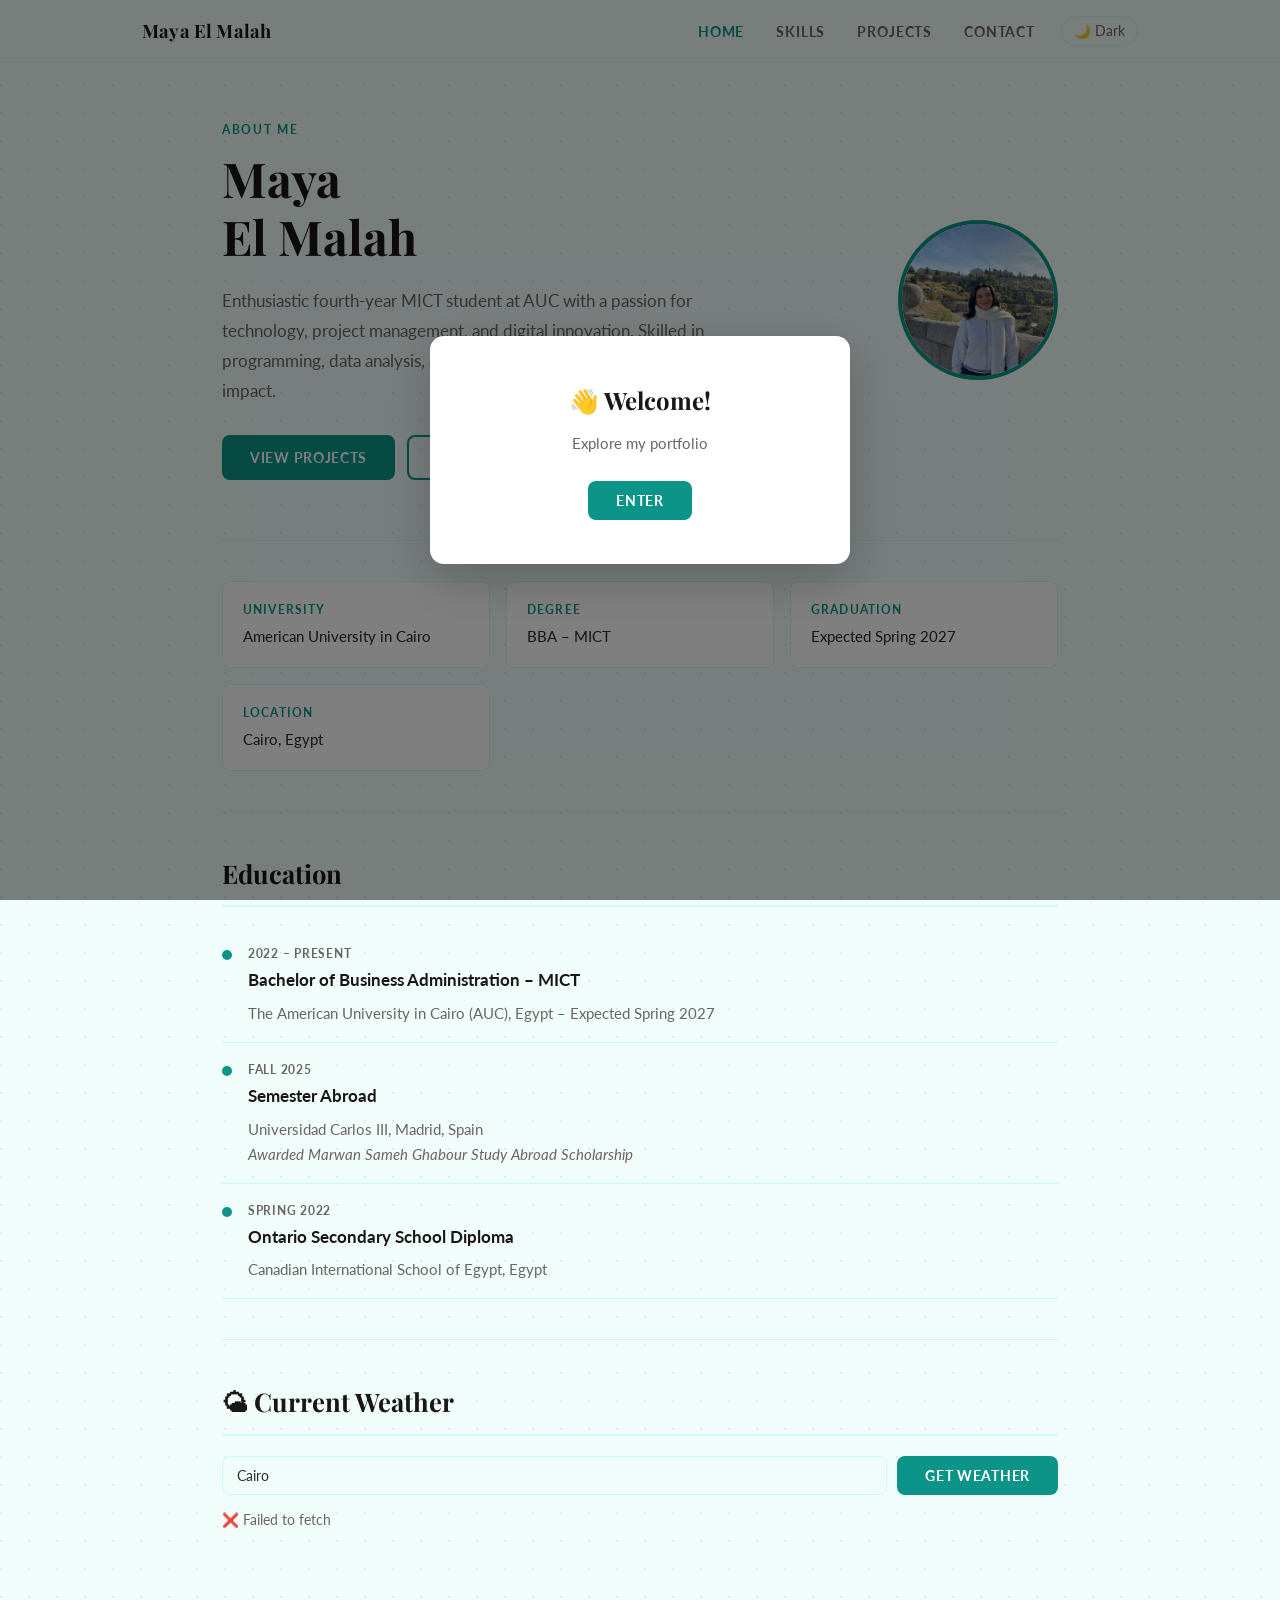
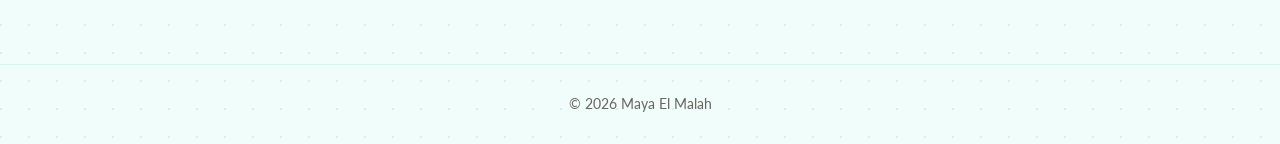
<file: index.html>
<!DOCTYPE html>
<html lang="en">
<head>
  <meta charset="UTF-8">
  <meta name="viewport" content="width=device-width, initial-scale=1.0">
  <title>Maya El Malah — Portfolio</title>
  <link rel="stylesheet" href="styles.css">
</head>
<body>

<nav>
  <div class="nav-inner">
    <a href="index.html" class="nav-logo">Maya El Malah</a>
    <button class="hamburger" id="hamburger">☰</button>
    <ul class="nav-links" id="navLinks">
      <li><a href="index.html" class="active">Home</a></li>
      <li><a href="skills.html">Skills</a></li>
      <li><a href="projects.html">Projects</a></li>
      <li><a href="contact.html">Contact</a></li>
      <li><button id="themeToggle">🌙 Dark</button></li>
    </ul>
  </div>
</nav>

<main class="page">

  <!-- ── Hero ── -->
  <section class="hero">
    <div class="hero-text">
      <span class="section-label">About Me</span>
      <h1 class="page-title">Maya<br>El Malah</h1>
      <p>Enthusiastic fourth-year MICT student at AUC with a passion for technology, project management, and digital innovation. Skilled in programming, data analysis, and creating solutions that have real-world impact.</p>
      <div class="hero-btns">
        <a href="projects.html" class="btn">View Projects</a>
        <a href="contact.html" class="btn-outline">Get In Touch</a>
      </div>
    </div>
    <img src="images/profile.jpg" alt="Maya El Malah" class="profile-img">
  </section>

  <hr class="divider">

  <!-- ── Quick Info ── -->
  <div class="info-grid">
    <div class="info-card">
      <div class="label">University</div>
      <div class="value">American University in Cairo</div>
    </div>
    <div class="info-card">
      <div class="label">Degree</div>
      <div class="value">BBA – MICT</div>
    </div>
    <div class="info-card">
      <div class="label">Graduation</div>
      <div class="value">Expected Spring 2027</div>
    </div>
    <div class="info-card">
      <div class="label">Location</div>
      <div class="value">Cairo, Egypt</div>
    </div>
  </div>

  <hr class="divider">

  <!-- ── Education ── -->
  <h2 class="section-title">Education</h2>

  <div class="edu-item">
    <div class="edu-dot"></div>
    <div>
      <div class="edu-year">2022 – Present</div>
      <h3>Bachelor of Business Administration – MICT</h3>
      <p style="color:var(--muted);font-size:0.92em">The American University in Cairo (AUC), Egypt – Expected Spring 2027</p>
    </div>
  </div>

  <div class="edu-item">
    <div class="edu-dot"></div>
    <div>
      <div class="edu-year">Fall 2025</div>
      <h3>Semester Abroad</h3>
      <p style="color:var(--muted);font-size:0.92em">Universidad Carlos III, Madrid, Spain<br>
      <em>Awarded Marwan Sameh Ghabour Study Abroad Scholarship</em></p>
    </div>
  </div>

  <div class="edu-item">
    <div class="edu-dot"></div>
    <div>
      <div class="edu-year">Spring 2022</div>
      <h3>Ontario Secondary School Diploma</h3>
      <p style="color:var(--muted);font-size:0.92em">Canadian International School of Egypt, Egypt</p>
    </div>
  </div>

  <hr class="divider">

  <!-- ── Weather API (Home page feature) ── -->
  <h2 class="section-title">🌤 Current Weather</h2>

  <div class="api-controls">
    <input type="text" id="weatherCity" placeholder="Enter city name..." value="Cairo">
    <button class="btn" id="fetchWeatherBtn">Get Weather</button>
  </div>
  <p id="weather-status" class="api-status"></p>
  <div id="weather-result"></div>

</main>

<footer>
  <p>&copy; 2026 Maya El Malah</p>
</footer>

<!-- Welcome Modal -->
<div id="welcomeModal" class="modal-overlay">
  <div class="modal-box">
    <h2>👋 Welcome!</h2>
    <p>Explore my portfolio</p>
    <button class="btn" id="closeModalBtn">Enter</button>
  </div>
</div>

<script src="script.js"></script>
</body>
</html>
</file>
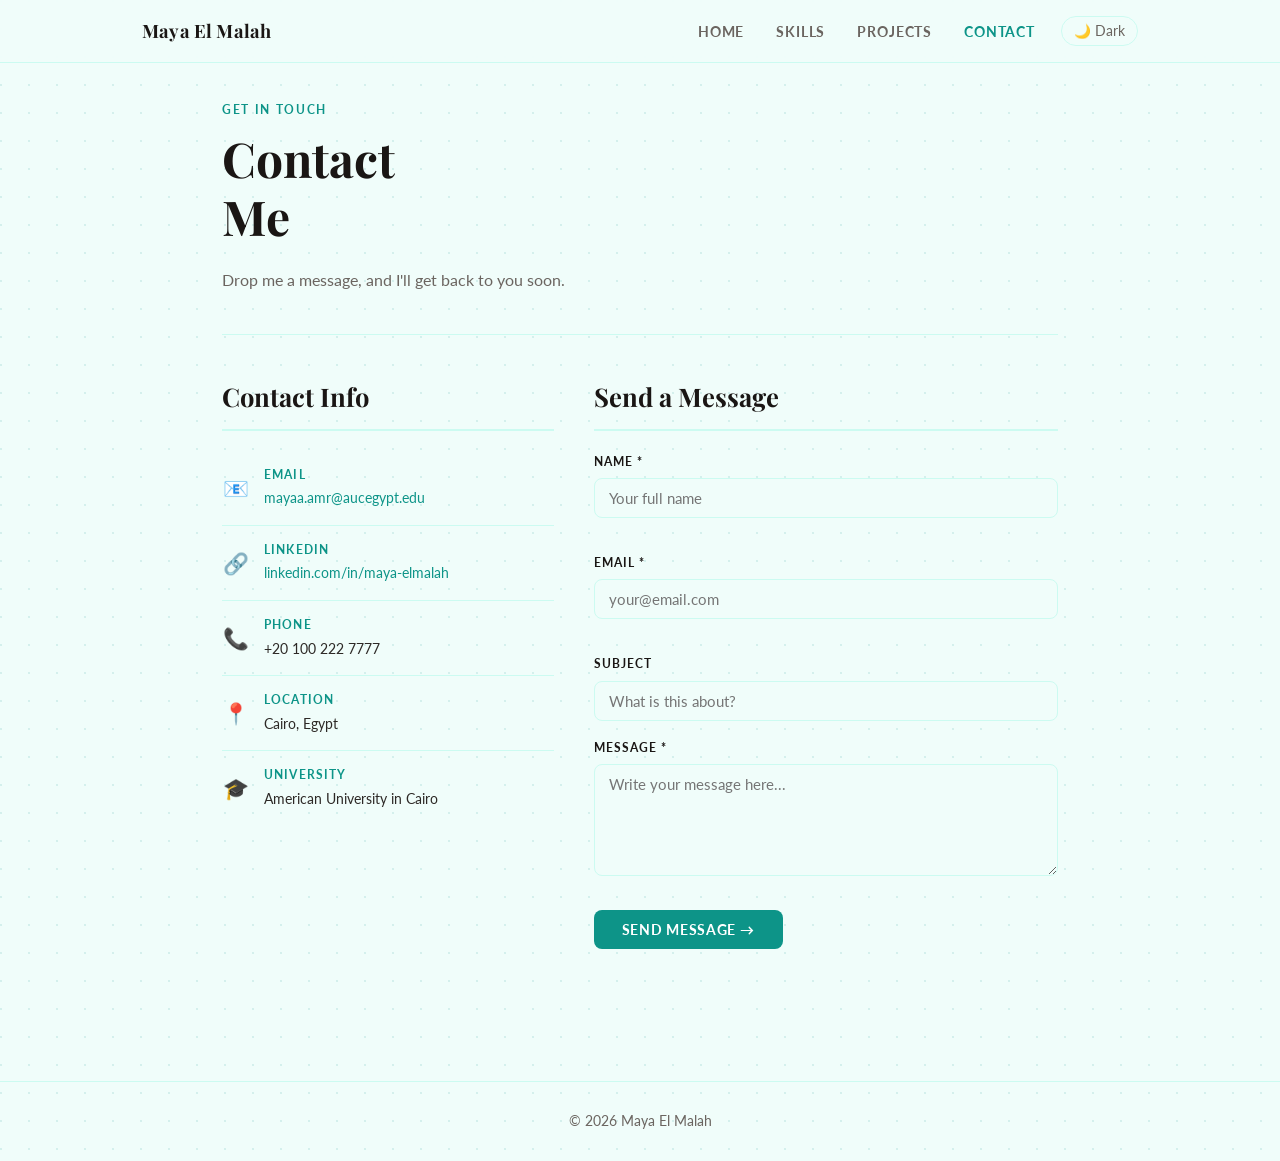
<file: contact.html>
<!DOCTYPE html>
<html lang="en">
<head>
  <meta charset="UTF-8">
  <meta name="viewport" content="width=device-width, initial-scale=1.0">
  <title>Contact — Maya El Malah</title>
  <link rel="stylesheet" href="styles.css">
</head>
<body>

<nav>
  <div class="nav-inner">
    <a href="index.html" class="nav-logo">Maya El Malah</a>
    <button class="hamburger" id="hamburger">☰</button>
    <ul class="nav-links" id="navLinks">
      <li><a href="index.html">Home</a></li>
      <li><a href="skills.html">Skills</a></li>
      <li><a href="projects.html">Projects</a></li>
      <li><a href="contact.html" class="active">Contact</a></li>
      <li><button id="themeToggle">🌙 Dark</button></li>
    </ul>
  </div>
</nav>

<main class="page">

  <span class="section-label">Get In Touch</span>
  <h1 class="page-title">Contact<br>Me</h1>
  <p style="color:var(--muted);max-width:500px;margin-bottom:40px;font-size:1em;line-height:1.8;">
    Drop me a message, and I'll get back to you soon.
  </p>

  <hr class="divider">

  <div class="contact-grid">

    <!-- Contact Info -->
    <div>
      <h2 class="section-title">Contact Info</h2>

      <div class="contact-info-item">
        <div class="ci-icon">📧</div>
        <div>
          <div class="ci-label">Email</div>
          <!-- Email built via JS to stay clickable and avoid any obfuscation -->
          <div class="ci-value"><a id="emailLink" href="#"></a></div>
        </div>
      </div>

      <div class="contact-info-item">
        <div class="ci-icon">🔗</div>
        <div>
          <div class="ci-label">LinkedIn</div>
          <div class="ci-value"><a href="https://linkedin.com/in/maya-elmalah" target="_blank" rel="noopener">linkedin.com/in/maya-elmalah</a></div>
        </div>
      </div>

      <div class="contact-info-item">
        <div class="ci-icon">📞</div>
        <div>
          <div class="ci-label">Phone</div>
          <div class="ci-value">+20 100 222 7777</div>
        </div>
      </div>

      <div class="contact-info-item">
        <div class="ci-icon">📍</div>
        <div>
          <div class="ci-label">Location</div>
          <div class="ci-value">Cairo, Egypt</div>
        </div>
      </div>

      <div class="contact-info-item">
        <div class="ci-icon">🎓</div>
        <div>
          <div class="ci-label">University</div>
          <div class="ci-value">American University in Cairo</div>
        </div>
      </div>
    </div>

    <!-- Contact Form -->
    <div>
      <h2 class="section-title">Send a Message</h2>

      <div class="form-group">
        <label for="contactName">Name *</label>
        <input type="text" id="contactName" placeholder="Your full name">
        <span class="error-msg" id="nameError"></span>
      </div>

      <div class="form-group">
        <label for="contactEmail">Email *</label>
        <input type="text" id="contactEmail" placeholder="your@email.com">
        <span class="error-msg" id="emailError"></span>
      </div>

      <div class="form-group">
        <label for="contactSubject">Subject</label>
        <input type="text" id="contactSubject" placeholder="What is this about?">
      </div>

      <div class="form-group">
        <label for="contactMessage">Message *</label>
        <textarea id="contactMessage" rows="5" placeholder="Write your message here..."></textarea>
        <span class="error-msg" id="messageError"></span>
      </div>

      <button class="btn" id="submitFormBtn">Send Message →</button>
      <p id="formSuccess" class="success-msg"></p>
    </div>

  </div>

</main>

<footer>
  <p>&copy; 2026 Maya El Malah</p>
</footer>

<script>
  // Build email link purely in JS so it stays clickable and displays correctly
  (function() {
    var user   = "mayaa.amr";
    var domain = "aucegypt.edu";
    var full   = user + "@" + domain;
    var el     = document.getElementById("emailLink");
    if (el) {
      el.href        = "mailto:" + full;
      el.textContent = full;
    }
  })();
</script>
<script src="script.js"></script>
</body>
</html>
</file>
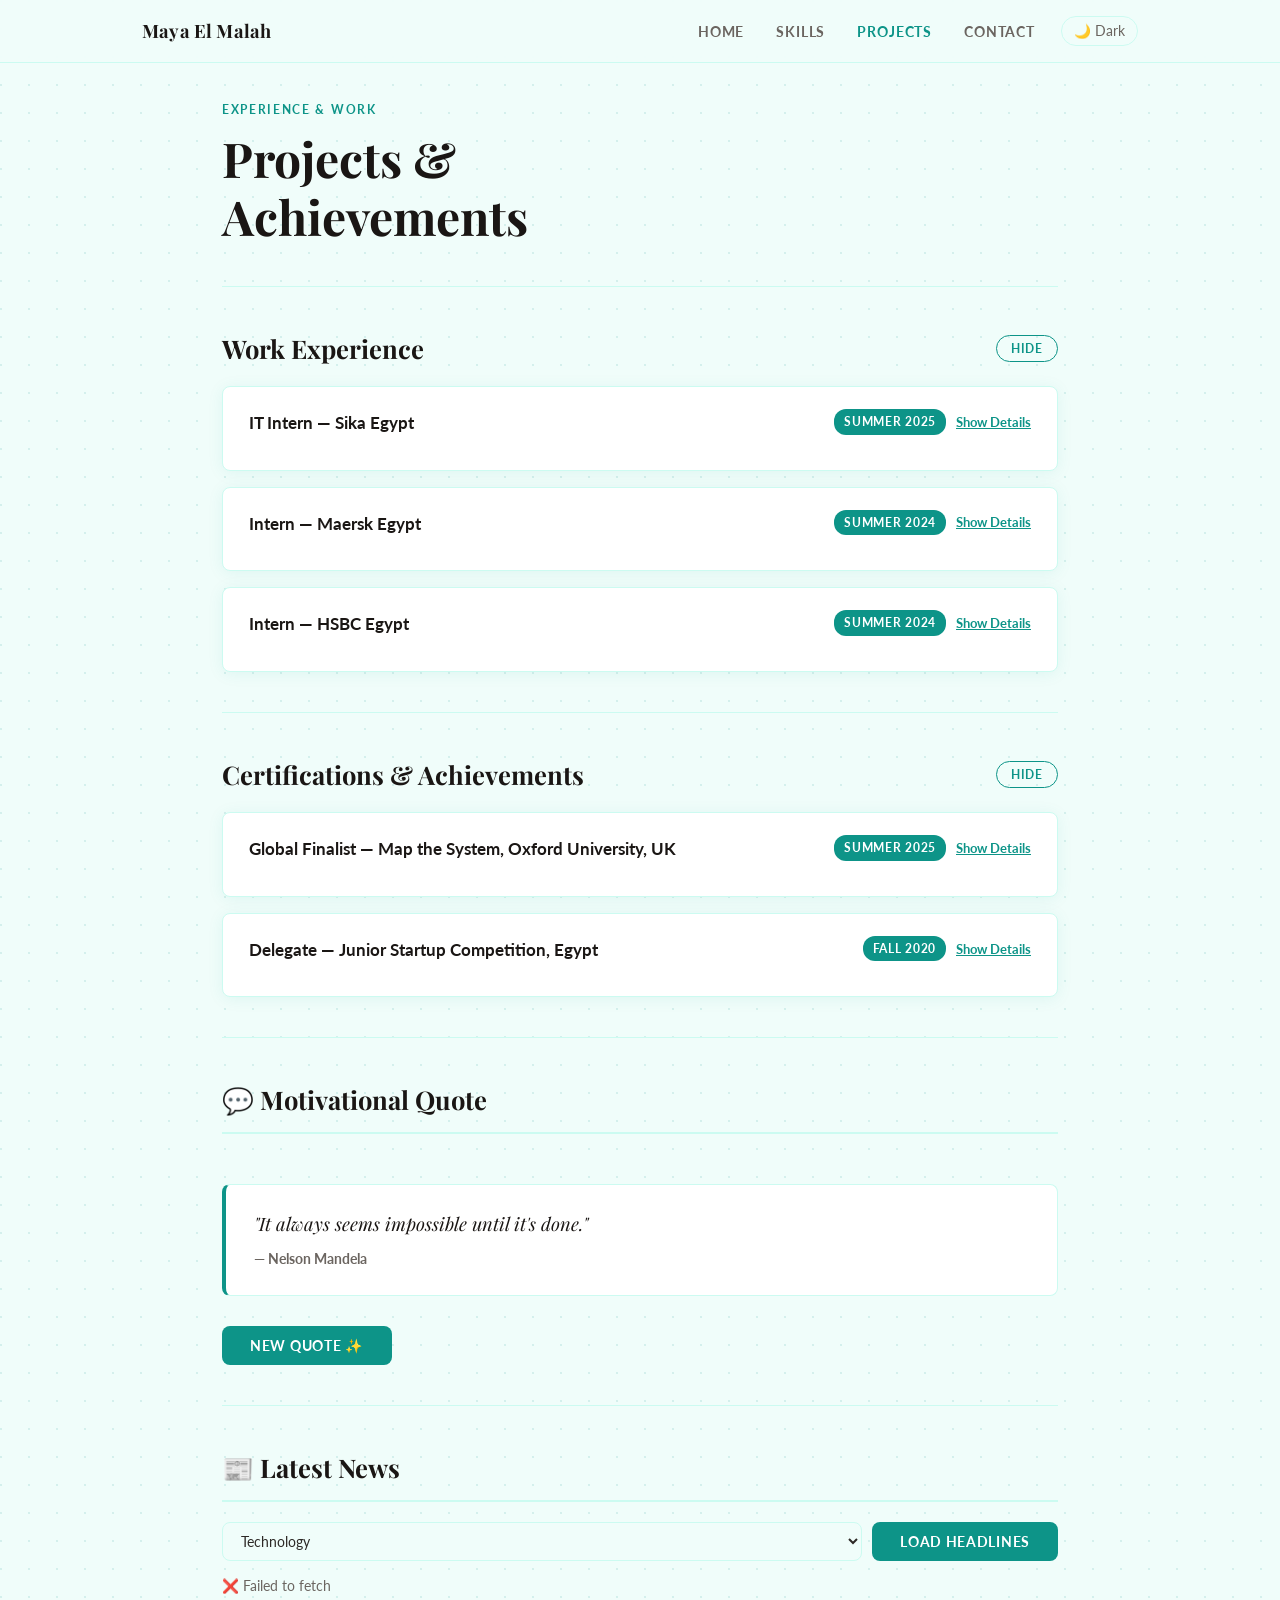
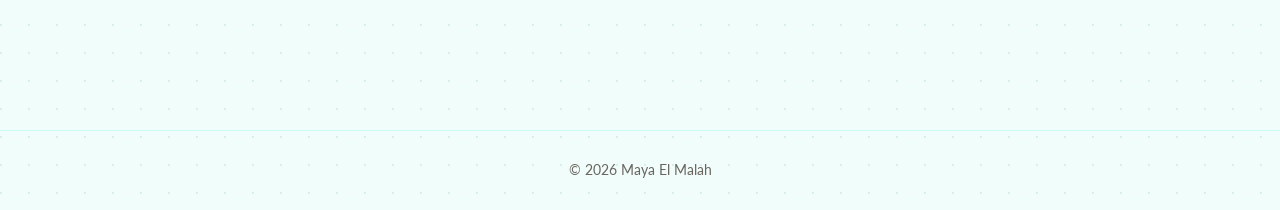
<file: projects.html>
<!DOCTYPE html>
<html lang="en">
<head>
  <meta charset="UTF-8">
  <meta name="viewport" content="width=device-width, initial-scale=1.0">
  <title>Projects — Maya El Malah</title>
  <link rel="stylesheet" href="styles.css">
</head>
<body>

<nav>
  <div class="nav-inner">
    <a href="index.html" class="nav-logo">Maya El Malah</a>
    <button class="hamburger" id="hamburger">☰</button>
    <ul class="nav-links" id="navLinks">
      <li><a href="index.html">Home</a></li>
      <li><a href="skills.html">Skills</a></li>
      <li><a href="projects.html" class="active">Projects</a></li>
      <li><a href="contact.html">Contact</a></li>
      <li><button id="themeToggle">🌙 Dark</button></li>
    </ul>
  </div>
</nav>

<main class="page">

  <span class="section-label">Experience &amp; Work</span>
  <h1 class="page-title">Projects &amp;<br>Achievements</h1>

  <hr class="divider">

  <!-- ── Work Experience ── -->
  <div class="section-header">
    <h2 class="section-title" style="margin-bottom:0;border:none;padding:0">Work Experience</h2>
    <button class="toggle-btn" id="expToggleBtn">Hide</button>
  </div>

  <div id="experience-content" style="margin-top:16px;">

    <div class="project-card">
      <div class="project-header">
        <div>
          <h3>IT Intern — Sika Egypt</h3>
        </div>
        <div style="display:flex;gap:10px;align-items:center;flex-wrap:wrap;">
          <span class="project-tag">Summer 2025</span>
          <button class="details-btn" id="sikaBtn">Show Details</button>
        </div>
      </div>
      <ul id="sika-details" class="project-details" style="display:none;">
        <li>Created a chemical inventory system using Python and SQLite to manage data, track stock, generate Excel expiry alerts, and export reports.</li>
        <li>Reviewed database entries to ensure accuracy.</li>
        <li>Assisted in configuration of employee devices, improving onboarding efficiency.</li>
        <li>Delivered weekly presentations on time management and presentation skills.</li>
        <li>Visited Obour factory to learn safety protocols and operations.</li>
      </ul>
    </div>

    <div class="project-card">
      <div class="project-header">
        <div>
          <h3>Intern — Maersk Egypt</h3>
        </div>
        <div style="display:flex;gap:10px;align-items:center;flex-wrap:wrap;">
          <span class="project-tag">Summer 2024</span>
          <button class="details-btn" id="maerskBtn">Show Details</button>
        </div>
      </div>
      <ul id="maersk-details" class="project-details" style="display:none;">
        <li>Rotated across departments, gaining hands-on experience in logistics and supply chain management.</li>
        <li>Contributed to a case study and presented solutions to management.</li>
        <li>Observed container operations in Alexandria.</li>
      </ul>
    </div>

    <div class="project-card">
      <div class="project-header">
        <div>
          <h3>Intern — HSBC Egypt</h3>
        </div>
        <div style="display:flex;gap:10px;align-items:center;flex-wrap:wrap;">
          <span class="project-tag">Summer 2024</span>
          <button class="details-btn" id="hsbcBtn">Show Details</button>
        </div>
      </div>
      <ul id="hsbc-details" class="project-details" style="display:none;">
        <li>Attended sessions covering banking operations and financial systems.</li>
        <li>Contributed to a branding project and collaborated on a video for the new head office inauguration.</li>
      </ul>
    </div>

  </div>

  <hr class="divider">

  <!-- ── Certifications ── -->
  <div class="section-header">
    <h2 class="section-title" style="margin-bottom:0;border:none;padding:0">Certifications &amp; Achievements</h2>
    <button class="toggle-btn" id="certsToggleBtn">Hide</button>
  </div>

  <div id="certs-content" style="margin-top:16px;">

    <div class="project-card">
      <div class="project-header">
        <div>
          <h3>Global Finalist — Map the System, Oxford University, UK</h3>
        </div>
        <div style="display:flex;gap:10px;align-items:center;flex-wrap:wrap;">
          <span class="project-tag">Summer 2025</span>
          <button class="details-btn" id="mapBtn">Show Details</button>
        </div>
      </div>
      <ul id="map-details" class="project-details" style="display:none;">
        <li>Awarded Best Storytelling globally.</li>
        <li>Applied systems thinking to examine "Gharemat Crisis" in Egypt.</li>
        <li>Presented findings at the Global Final in Oxford to expert panels.</li>
      </ul>
    </div>

    <div class="project-card">
      <div class="project-header">
        <div>
          <h3>Delegate — Junior Startup Competition, Egypt</h3>
        </div>
        <div style="display:flex;gap:10px;align-items:center;flex-wrap:wrap;">
          <span class="project-tag">Fall 2020</span>
          <button class="details-btn" id="startupBtn">Show Details</button>
        </div>
      </div>
      <ul id="startup-details" class="project-details" style="display:none;">
        <li>Awarded second place and Most Market Ready startup globally.</li>
        <li>Developed and pitched startup ideas to judges.</li>
      </ul>
    </div>

  </div>

  <hr class="divider">

  <!-- ── Quotes API ── -->
  <h2 class="section-title">💬 Motivational Quote</h2>

  <p id="quote-status" class="api-status"></p>
  <div id="quote-result" class="quote-box" style="display:none;"></div>
  <button class="btn" id="fetchQuoteBtn" style="margin-top:14px;">New Quote ✨</button>

  <hr class="divider">

  <!-- ── News API ── -->
  <h2 class="section-title">📰 Latest News</h2>

  <div class="api-controls">
    <select id="newsCategory">
      <option value="technology">Technology</option>
      <option value="business">Business</option>
      <option value="science">Science</option>
      <option value="environment">Environment</option>
    </select>
    <button class="btn" id="fetchNewsBtn">Load Headlines</button>
  </div>
  <p id="news-status" class="api-status"></p>
  <ul id="news-results" class="news-list"></ul>

</main>

<footer>
  <p>&copy; 2026 Maya El Malah</p>
</footer>

<script src="script.js"></script>
</body>
</html>
</file>
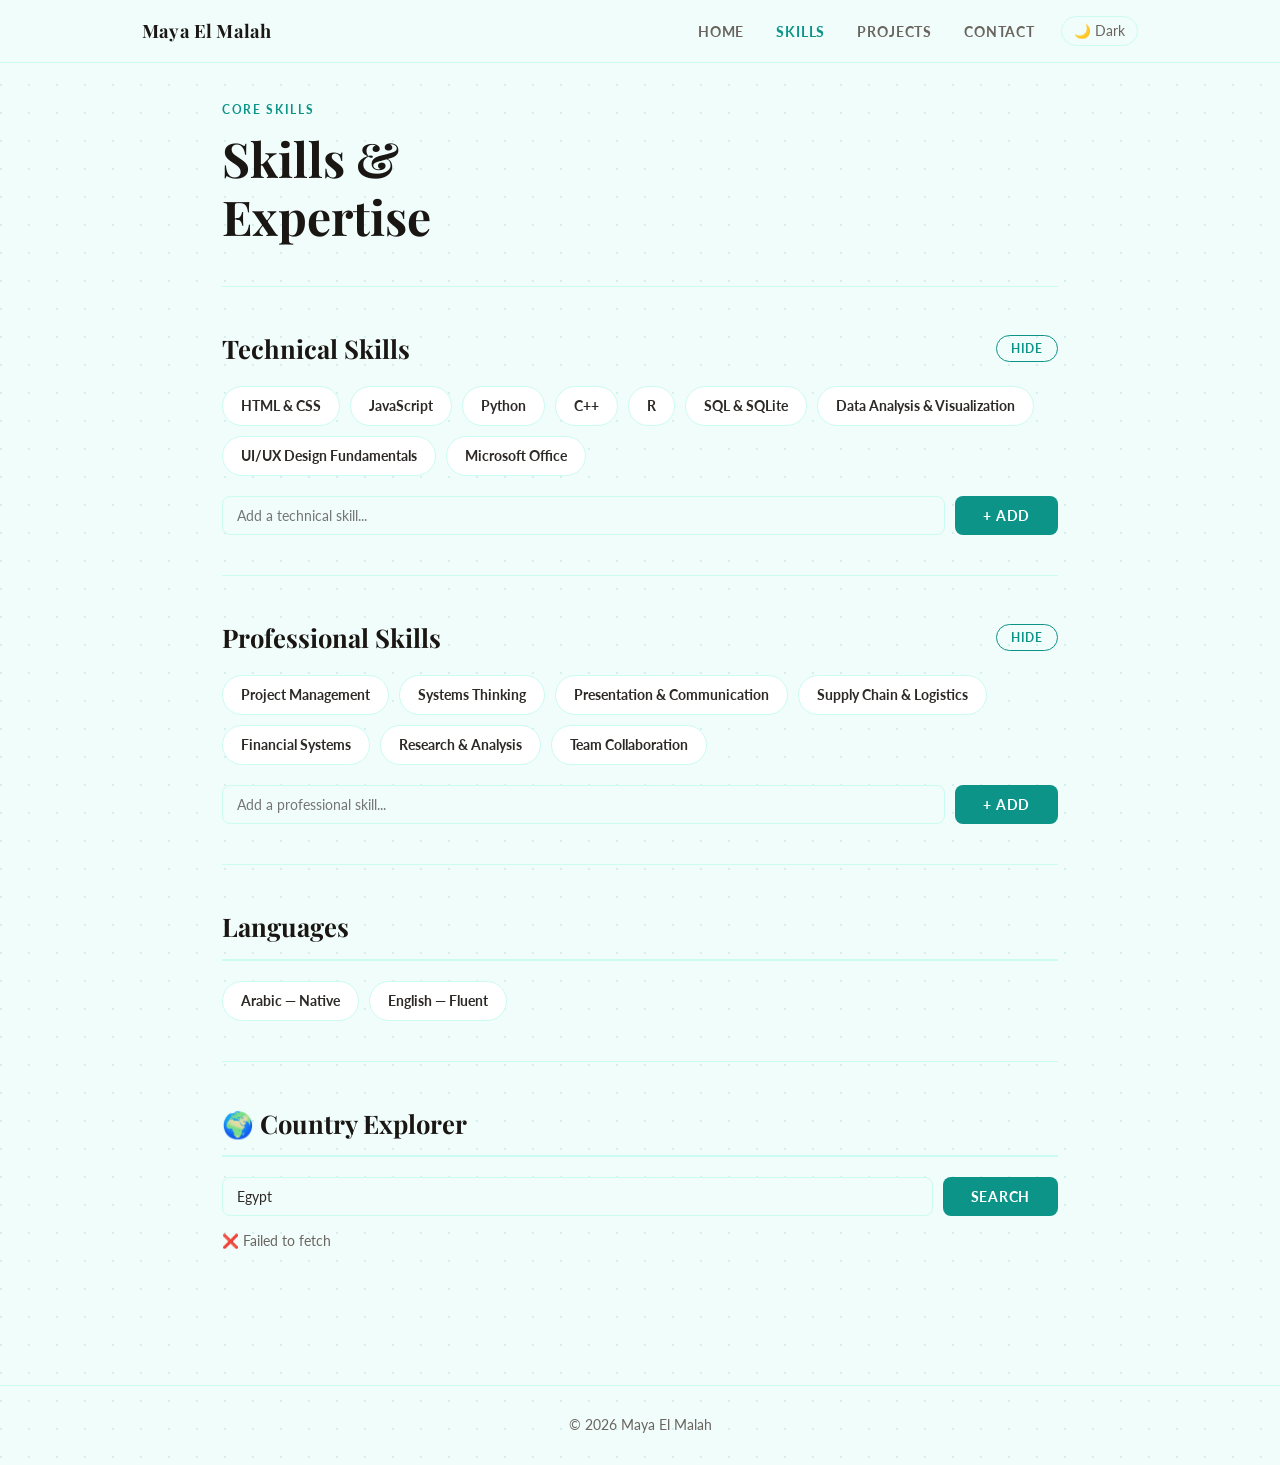
<file: skills.html>
<!DOCTYPE html>
<html lang="en">
<head>
  <meta charset="UTF-8">
  <meta name="viewport" content="width=device-width, initial-scale=1.0">
  <title>Skills — Maya El Malah</title>
  <link rel="stylesheet" href="styles.css">
</head>
<body>

<nav>
  <div class="nav-inner">
    <a href="index.html" class="nav-logo">Maya El Malah</a>
    <button class="hamburger" id="hamburger">☰</button>
    <ul class="nav-links" id="navLinks">
      <li><a href="index.html">Home</a></li>
      <li><a href="skills.html" class="active">Skills</a></li>
      <li><a href="projects.html">Projects</a></li>
      <li><a href="contact.html">Contact</a></li>
      <li><button id="themeToggle">🌙 Dark</button></li>
    </ul>
  </div>
</nav>

<main class="page">

  <span class="section-label">Core Skills</span>
  <h1 class="page-title">Skills &amp;<br>Expertise</h1>

  <hr class="divider">

  <!-- ── Technical Skills ── -->
  <div class="section-header">
    <h2 class="section-title" style="margin-bottom:0;border:none;padding:0">Technical Skills</h2>
    <button class="toggle-btn" id="techToggleBtn">Hide</button>
  </div>
  <div id="tech-skills" style="margin-top:16px;">
    <div class="skills-grid" id="tech-list">
      <span class="skill-tag">HTML &amp; CSS</span>
      <span class="skill-tag">JavaScript</span>
      <span class="skill-tag">Python</span>
      <span class="skill-tag">C++</span>
      <span class="skill-tag">R</span>
      <span class="skill-tag">SQL &amp; SQLite</span>
      <span class="skill-tag">Data Analysis &amp; Visualization</span>
      <span class="skill-tag">UI/UX Design Fundamentals</span>
      <span class="skill-tag">Microsoft Office</span>
    </div>
    <div class="add-row">
      <input type="text" id="newTechSkill" placeholder="Add a technical skill...">
      <button class="btn" id="addTechSkillBtn">+ Add</button>
    </div>
  </div>

  <hr class="divider">

  <!-- ── Professional Skills ── -->
  <div class="section-header">
    <h2 class="section-title" style="margin-bottom:0;border:none;padding:0">Professional Skills</h2>
    <button class="toggle-btn" id="proToggleBtn">Hide</button>
  </div>
  <div id="pro-skills" style="margin-top:16px;">
    <div class="skills-grid" id="pro-list">
      <span class="skill-tag">Project Management</span>
      <span class="skill-tag">Systems Thinking</span>
      <span class="skill-tag">Presentation &amp; Communication</span>
      <span class="skill-tag">Supply Chain &amp; Logistics</span>
      <span class="skill-tag">Financial Systems</span>
      <span class="skill-tag">Research &amp; Analysis</span>
      <span class="skill-tag">Team Collaboration</span>
    </div>
    <div class="add-row">
      <input type="text" id="newProSkill" placeholder="Add a professional skill...">
      <button class="btn" id="addProSkillBtn">+ Add</button>
    </div>
  </div>

  <hr class="divider">

  <!-- ── Languages ── -->
  <h2 class="section-title">Languages</h2>
  <div class="skills-grid">
    <span class="skill-tag">Arabic — Native</span>
    <span class="skill-tag">English — Fluent</span>
  </div>

  <hr class="divider">

  <!-- ── REST Countries API ── -->
  <h2 class="section-title">🌍 Country Explorer</h2>

  <div class="api-controls">
    <input type="text" id="countryInput" placeholder="Enter a country name... (e.g. Egypt, Spain)">
    <button class="btn" id="fetchCountryBtn">Search</button>
  </div>
  <p id="country-status" class="api-status"></p>
  <div id="country-results" class="countries-grid"></div>

</main>

<footer>
  <p>&copy; 2026 Maya El Malah</p>
</footer>

<script src="script.js"></script>
</body>
</html>
</file>
<file: styles.css>
/* ═══════════════════════════════════════════════
   MAYA EL MALAH — PORTFOLIO STYLES
   Clean editorial aesthetic, teal accent
   ═══════════════════════════════════════════════ */

@import url('https://fonts.googleapis.com/css2?family=Playfair+Display:wght@400;600;700&family=Lato:wght@300;400;700&display=swap');

/* ── Variables ── */
:root {
  --bg:        #f0fdfa;
  --surface:   #ffffff;
  --text:      #2d2926;
  --muted:     #6b6560;
  --heading:   #1a1614;
  --accent:    #0d9488;
  --accent2:   #0a7870;
  --border:    #ccfbf1;
  --nav-bg:    rgba(240,253,250,0.96);
  --shadow:    0 2px 16px rgba(13,148,136,0.08);
  --radius:    8px;
  --btn-bg:    #0d9488;
  --btn-text:  #ffffff;
  --error:     #c0392b;
  --success:   #27ae60;
}

body.dark {
  --bg:        #0f1f1e;
  --surface:   #172524;
  --text:      #e8e3dc;
  --muted:     #9e9590;
  --heading:   #f0fdfa;
  --accent:    #2dd4bf;
  --accent2:   #0d9488;
  --border:    #1e3a38;
  --nav-bg:    rgba(15,31,30,0.97);
  --shadow:    0 2px 20px rgba(0,0,0,0.35);
  --btn-bg:    #2dd4bf;
  --btn-text:  #0f1f1e;
}

/* ── Reset ── */
*, *::before, *::after { box-sizing: border-box; margin: 0; padding: 0; }
html { scroll-behavior: smooth; }

body {
  font-family: 'Lato', sans-serif;
  background-color: var(--bg);
  background-image:
    radial-gradient(circle at 1px 1px, rgba(13,148,136,0.12) 1px, transparent 0);
  background-size: 28px 28px;
  color: var(--text);
  line-height: 1.7;
  transition: background 0.3s, color 0.3s;
  min-height: 100vh;
}

body.dark {
  background-image:
    radial-gradient(circle at 1px 1px, rgba(45,212,191,0.07) 1px, transparent 0);
  background-size: 28px 28px;
}

/* ── Navigation ── */
nav {
  position: fixed;
  top: 0; left: 0; right: 0;
  z-index: 900;
  background: var(--nav-bg);
  border-bottom: 1px solid var(--border);
  backdrop-filter: blur(10px);
}

.nav-inner {
  max-width: 1060px;
  margin: 0 auto;
  padding: 0 32px;
  height: 62px;
  display: flex;
  align-items: center;
  justify-content: space-between;
}

.nav-logo {
  font-family: 'Playfair Display', serif;
  font-size: 1.15em;
  font-weight: 700;
  color: var(--heading);
  text-decoration: none;
  letter-spacing: 0.01em;
}

.nav-links {
  display: flex;
  list-style: none;
  gap: 4px;
  align-items: center;
}

.nav-links a {
  color: var(--muted);
  text-decoration: none;
  font-size: 0.88em;
  font-weight: 700;
  letter-spacing: 0.06em;
  text-transform: uppercase;
  padding: 6px 14px;
  border-radius: 20px;
  transition: color 0.2s, background 0.2s;
}

.nav-links a:hover,
.nav-links a.active {
  color: var(--accent);
  background: transparent;
}

.nav-links a.active {
  color: var(--accent);
}

#themeToggle {
  background: none;
  border: 1px solid var(--border);
  color: var(--muted);
  padding: 6px 12px;
  border-radius: 20px;
  cursor: pointer;
  font-size: 0.85em;
  font-family: 'Lato', sans-serif;
  transition: all 0.2s;
  margin-left: 8px;
}
#themeToggle:hover { border-color: var(--accent); color: var(--accent); }

.hamburger {
  display: none;
  background: none;
  border: none;
  font-size: 1.4em;
  color: var(--heading);
  cursor: pointer;
}

/* ── Page wrapper ── */
.page {
  max-width: 900px;
  margin: 0 auto;
  padding: 100px 32px 60px;
}

/* ── Section titles ── */
.section-label {
  font-size: 0.75em;
  font-weight: 700;
  letter-spacing: 0.14em;
  text-transform: uppercase;
  color: var(--accent);
  margin-bottom: 10px;
  display: block;
}

h1.page-title {
  font-family: 'Playfair Display', serif;
  font-size: clamp(2em, 5vw, 3em);
  color: var(--heading);
  line-height: 1.2;
  margin-bottom: 20px;
}

h2.section-title {
  font-family: 'Playfair Display', serif;
  font-size: 1.6em;
  color: var(--heading);
  margin-bottom: 20px;
  padding-bottom: 10px;
  border-bottom: 2px solid var(--border);
}

h3 { color: var(--heading); font-size: 1.05em; margin-bottom: 6px; }

/* ── Divider ── */
.divider {
  border: none;
  border-top: 1px solid var(--border);
  margin: 40px 0;
}

/* ── Buttons ── */
.btn {
  display: inline-block;
  background: var(--btn-bg);
  color: var(--btn-text);
  border: none;
  padding: 11px 28px;
  border-radius: var(--radius);
  font-family: 'Lato', sans-serif;
  font-size: 0.88em;
  font-weight: 700;
  letter-spacing: 0.05em;
  text-transform: uppercase;
  cursor: pointer;
  text-decoration: none;
  transition: opacity 0.2s, transform 0.15s;
}
.btn:hover { opacity: 0.85; transform: translateY(-1px); text-decoration: none; }

.btn-outline {
  background: transparent;
  color: var(--accent);
  border: 2px solid var(--accent);
  padding: 9px 26px;
  border-radius: var(--radius);
  font-family: 'Lato', sans-serif;
  font-size: 0.88em;
  font-weight: 700;
  letter-spacing: 0.05em;
  text-transform: uppercase;
  cursor: pointer;
  text-decoration: none;
  display: inline-block;
  transition: background 0.2s, color 0.2s;
}
.btn-outline:hover { background: var(--accent); color: #fff; text-decoration: none; }

/* ── Cards ── */
.card {
  background: var(--surface);
  border: 1px solid var(--border);
  border-radius: var(--radius);
  padding: 24px 28px;
  box-shadow: var(--shadow);
  transition: box-shadow 0.2s;
}
.card:hover { box-shadow: 0 6px 24px rgba(45,41,38,0.12); }

/* ── Links ── */
a { color: var(--accent); text-decoration: none; }
a:hover { text-decoration: underline; }

/* ── Footer ── */
footer {
  border-top: 1px solid var(--border);
  padding: 28px 32px;
  text-align: center;
  font-size: 0.85em;
  color: var(--muted);
  margin-top: 60px;
}

/* ══════════════════════════════════════════
   HOME PAGE
══════════════════════════════════════════ */
.hero {
  display: grid;
  grid-template-columns: 1fr auto;
  gap: 40px;
  align-items: center;
  padding-top: 20px;
  margin-bottom: 60px;
}

.hero-text p {
  font-size: 1.05em;
  color: var(--muted);
  max-width: 540px;
  margin-bottom: 28px;
  line-height: 1.8;
}

.hero-btns { display: flex; gap: 12px; flex-wrap: wrap; }

.profile-img {
  width: 160px;
  height: 160px;
  border-radius: 50%;
  object-fit: cover;
  border: 4px solid var(--accent);
  display: block;
}

.info-grid {
  display: grid;
  grid-template-columns: repeat(auto-fill, minmax(200px, 1fr));
  gap: 16px;
  margin-bottom: 40px;
}

.info-card {
  background: var(--surface);
  border: 1px solid var(--border);
  border-radius: var(--radius);
  padding: 18px 20px;
}
.info-card .label {
  font-size: 0.72em;
  font-weight: 700;
  letter-spacing: 0.1em;
  text-transform: uppercase;
  color: var(--accent);
  margin-bottom: 4px;
}
.info-card .value { font-size: 0.92em; color: var(--text); font-weight: 400; }

/* Education & Certs on home */
.edu-item {
  display: flex;
  gap: 16px;
  padding: 16px 0;
  border-bottom: 1px solid var(--border);
}
.edu-item:last-child { border-bottom: none; }
.edu-dot {
  width: 10px; height: 10px;
  border-radius: 50%;
  background: var(--accent);
  margin-top: 7px;
  flex-shrink: 0;
}
.edu-year {
  font-size: 0.78em;
  color: var(--muted);
  font-weight: 700;
  letter-spacing: 0.06em;
  text-transform: uppercase;
  margin-bottom: 2px;
}

/* ══════════════════════════════════════════
   SKILLS PAGE
══════════════════════════════════════════ */
.skills-grid {
  display: flex;
  flex-wrap: wrap;
  gap: 10px;
  margin-bottom: 20px;
}

.skill-tag {
  background: var(--surface);
  border: 1px solid var(--border);
  color: var(--text);
  padding: 7px 18px;
  border-radius: 20px;
  font-size: 0.88em;
  font-weight: 700;
  transition: border-color 0.2s, color 0.2s;
  cursor: default;
}
.skill-tag:hover { border-color: var(--accent); color: var(--accent); }

.add-row {
  display: flex;
  gap: 10px;
  flex-wrap: wrap;
  margin-top: 14px;
}
.add-row input {
  flex: 1;
  min-width: 180px;
  padding: 9px 14px;
  border: 1px solid var(--border);
  border-radius: var(--radius);
  background: var(--bg);
  color: var(--text);
  font-family: 'Lato', sans-serif;
  font-size: 0.9em;
}
.add-row input:focus { outline: none; border-color: var(--accent); }

/* Toggle show/hide */
.toggle-btn {
  background: transparent;
  color: var(--accent);
  border: 1px solid var(--accent);
  padding: 5px 14px;
  border-radius: 20px;
  font-size: 0.78em;
  font-family: 'Lato', sans-serif;
  font-weight: 700;
  letter-spacing: 0.06em;
  text-transform: uppercase;
  cursor: pointer;
  transition: background 0.2s, color 0.2s;
}
.toggle-btn:hover { background: var(--accent); color: #fff; }

.section-header {
  display: flex;
  align-items: center;
  justify-content: space-between;
  margin-bottom: 16px;
}
.section-header h2 { margin-bottom: 0; border-bottom: none; padding-bottom: 0; }

/* ══════════════════════════════════════════
   PROJECTS PAGE
══════════════════════════════════════════ */
.project-card {
  background: var(--surface);
  border: 1px solid var(--border);
  border-radius: var(--radius);
  padding: 22px 26px;
  margin-bottom: 16px;
  box-shadow: var(--shadow);
  transition: box-shadow 0.2s;
}
.project-card:hover { box-shadow: 0 6px 24px rgba(45,41,38,0.1); }

.project-header {
  display: flex;
  justify-content: space-between;
  align-items: flex-start;
  flex-wrap: wrap;
  gap: 10px;
  margin-bottom: 4px;
}

.project-tag {
  background: var(--accent);
  color: #fff;
  font-size: 0.72em;
  font-weight: 700;
  letter-spacing: 0.06em;
  text-transform: uppercase;
  padding: 3px 10px;
  border-radius: 12px;
}

.details-btn {
  background: none;
  color: var(--accent);
  border: none;
  font-size: 0.82em;
  font-family: 'Lato', sans-serif;
  font-weight: 700;
  cursor: pointer;
  text-decoration: underline;
  padding: 0;
}
.details-btn:hover { color: var(--heading); }

.project-details {
  margin-top: 12px;
  border-left: 3px solid var(--accent);
  padding-left: 16px;
  list-style: disc;
  color: var(--muted);
  font-size: 0.92em;
}
.project-details li { margin-bottom: 5px; }

/* Cert cards */
.cert-card {
  display: flex;
  gap: 16px;
  padding: 18px 0;
  border-bottom: 1px solid var(--border);
  align-items: flex-start;
}
.cert-card:last-child { border-bottom: none; }
.cert-icon { font-size: 1.6em; flex-shrink: 0; }
.cert-card ul { margin-top: 6px; padding-left: 18px; list-style: disc; color: var(--muted); font-size: 0.9em; }
.cert-card ul li { margin-bottom: 3px; }

/* ══════════════════════════════════════════
   CONTACT PAGE
══════════════════════════════════════════ */
.contact-grid {
  display: grid;
  grid-template-columns: 1fr 1.4fr;
  gap: 40px;
  align-items: start;
}

.contact-info-item {
  display: flex;
  align-items: center;
  gap: 14px;
  padding: 14px 0;
  border-bottom: 1px solid var(--border);
}
.contact-info-item:last-child { border-bottom: none; }
.contact-info-item .ci-icon { font-size: 1.3em; width: 28px; text-align: center; flex-shrink: 0; }
.contact-info-item .ci-label { font-size: 0.72em; font-weight: 700; letter-spacing: 0.1em; text-transform: uppercase; color: var(--accent); margin-bottom: 2px; }
.contact-info-item .ci-value { font-size: 0.9em; color: var(--text); }

.form-group {
  display: flex;
  flex-direction: column;
  margin-bottom: 16px;
}
.form-group label {
  font-size: 0.78em;
  font-weight: 700;
  letter-spacing: 0.08em;
  text-transform: uppercase;
  color: var(--heading);
  margin-bottom: 6px;
}
.form-group input,
.form-group textarea {
  padding: 10px 14px;
  border: 1px solid var(--border);
  border-radius: var(--radius);
  background: var(--bg);
  color: var(--text);
  font-family: 'Lato', sans-serif;
  font-size: 0.92em;
  resize: vertical;
  transition: border-color 0.2s;
}
.form-group input:focus,
.form-group textarea:focus { outline: none; border-color: var(--accent); }
.form-group input.invalid,
.form-group textarea.invalid { border-color: var(--error); }

.error-msg { color: var(--error); font-size: 0.78em; margin-top: 4px; min-height: 14px; }
.success-msg { color: var(--success); font-weight: 700; margin-top: 12px; font-size: 0.92em; }

/* ══════════════════════════════════════════
   API SECTIONS (shared styles)
══════════════════════════════════════════ */
.api-controls {
  display: flex;
  gap: 10px;
  flex-wrap: wrap;
  margin-bottom: 14px;
}
.api-controls input,
.api-controls select {
  flex: 1;
  min-width: 180px;
  padding: 9px 14px;
  border: 1px solid var(--border);
  border-radius: var(--radius);
  background: var(--bg);
  color: var(--text);
  font-family: 'Lato', sans-serif;
  font-size: 0.9em;
}
.api-controls input:focus,
.api-controls select:focus { outline: none; border-color: var(--accent); }

.api-status {
  font-size: 0.85em;
  color: var(--muted);
  margin-bottom: 12px;
  min-height: 18px;
}

/* Weather */
.weather-box {
  background: var(--surface);
  border: 1px solid var(--border);
  border-left: 4px solid var(--accent);
  border-radius: var(--radius);
  padding: 20px 24px;
  display: inline-flex;
  flex-direction: column;
  gap: 6px;
  min-width: 260px;
}
.weather-temp { font-family: 'Playfair Display', serif; font-size: 2.2em; color: var(--heading); }
.weather-desc { font-size: 0.95em; color: var(--text); }
.weather-meta { font-size: 0.82em; color: var(--muted); margin-top: 4px; display: flex; gap: 16px; flex-wrap: wrap; }
.weather-meta span { display: flex; align-items: center; gap: 4px; }

/* Quote */
.quote-box {
  background: var(--surface);
  border: 1px solid var(--border);
  border-left: 4px solid var(--accent);
  border-radius: var(--radius);
  padding: 24px 28px;
  margin-bottom: 16px;
}
.quote-text {
  font-family: 'Playfair Display', serif;
  font-size: 1.15em;
  color: var(--heading);
  font-style: italic;
  line-height: 1.6;
  margin-bottom: 10px;
}
.quote-author { font-size: 0.85em; color: var(--muted); font-weight: 700; }

/* News */
.news-list {
  list-style: none;
  padding: 0;
  display: flex;
  flex-direction: column;
  gap: 12px;
}
.news-item {
  background: var(--surface);
  border: 1px solid var(--border);
  border-left: 4px solid var(--accent);
  border-radius: var(--radius);
  padding: 14px 18px;
  transition: box-shadow 0.2s;
}
.news-item:hover { box-shadow: var(--shadow); }
.news-item h4 { font-size: 0.95em; color: var(--heading); margin-bottom: 4px; line-height: 1.4; }
.news-item p { font-size: 0.83em; color: var(--muted); margin-bottom: 8px; line-height: 1.5; }
.news-item a { font-size: 0.82em; font-weight: 700; color: var(--accent); letter-spacing: 0.04em; }
.news-source { font-size: 0.75em; color: var(--muted); margin-top: 6px; }

/* Countries */
.countries-grid {
  display: grid;
  grid-template-columns: repeat(auto-fill, minmax(220px, 1fr));
  gap: 14px;
  margin-top: 4px;
}
.country-card {
  background: var(--surface);
  border: 1px solid var(--border);
  border-radius: var(--radius);
  padding: 18px 20px;
  transition: box-shadow 0.2s, transform 0.15s;
}
.country-card:hover { box-shadow: var(--shadow); transform: translateY(-2px); }
.country-flag { font-size: 2.4em; margin-bottom: 8px; display: block; }
.country-card h4 { font-size: 1em; color: var(--heading); margin-bottom: 8px; }
.country-card .country-meta { font-size: 0.82em; color: var(--muted); display: flex; flex-direction: column; gap: 3px; }
.country-card .country-meta span { display: flex; gap: 6px; }
.country-card .country-meta strong { color: var(--text); }

/* Modal */
.modal-overlay {
  display: none;
  position: fixed;
  inset: 0;
  background: rgba(0,0,0,0.5);
  z-index: 1000;
  align-items: center;
  justify-content: center;
}
.modal-overlay.active { display: flex; }
.modal-box {
  background: var(--surface);
  color: var(--text);
  border-radius: 14px;
  padding: 44px 52px;
  text-align: center;
  box-shadow: 0 16px 48px rgba(0,0,0,0.2);
  max-width: 420px;
  width: 90%;
}
.modal-box h2 {
  font-family: 'Playfair Display', serif;
  color: var(--heading);
  font-size: 1.5em;
  margin-bottom: 10px;
  border: none;
  padding: 0;
}
.modal-box p { color: var(--muted); margin-bottom: 24px; font-size: 0.95em; }

/* ══════════════════════════════════════════
   RESPONSIVE
══════════════════════════════════════════ */
@media (max-width: 720px) {
  .page { padding: 88px 20px 50px; }

  .hero { grid-template-columns: 1fr; text-align: center; }
  .hero-btns { justify-content: center; }
  .profile-img { margin: 0 auto; }

  .contact-grid { grid-template-columns: 1fr; }

  .nav-links { display: none; flex-direction: column; position: absolute; top: 62px; left: 0; right: 0; background: var(--nav-bg); border-bottom: 1px solid var(--border); padding: 16px 20px; gap: 4px; }
  .nav-links.open { display: flex; }
  .hamburger { display: block; }
  #themeToggle { display: none; }

  .modal-box { padding: 32px 24px; }
}
</file>
